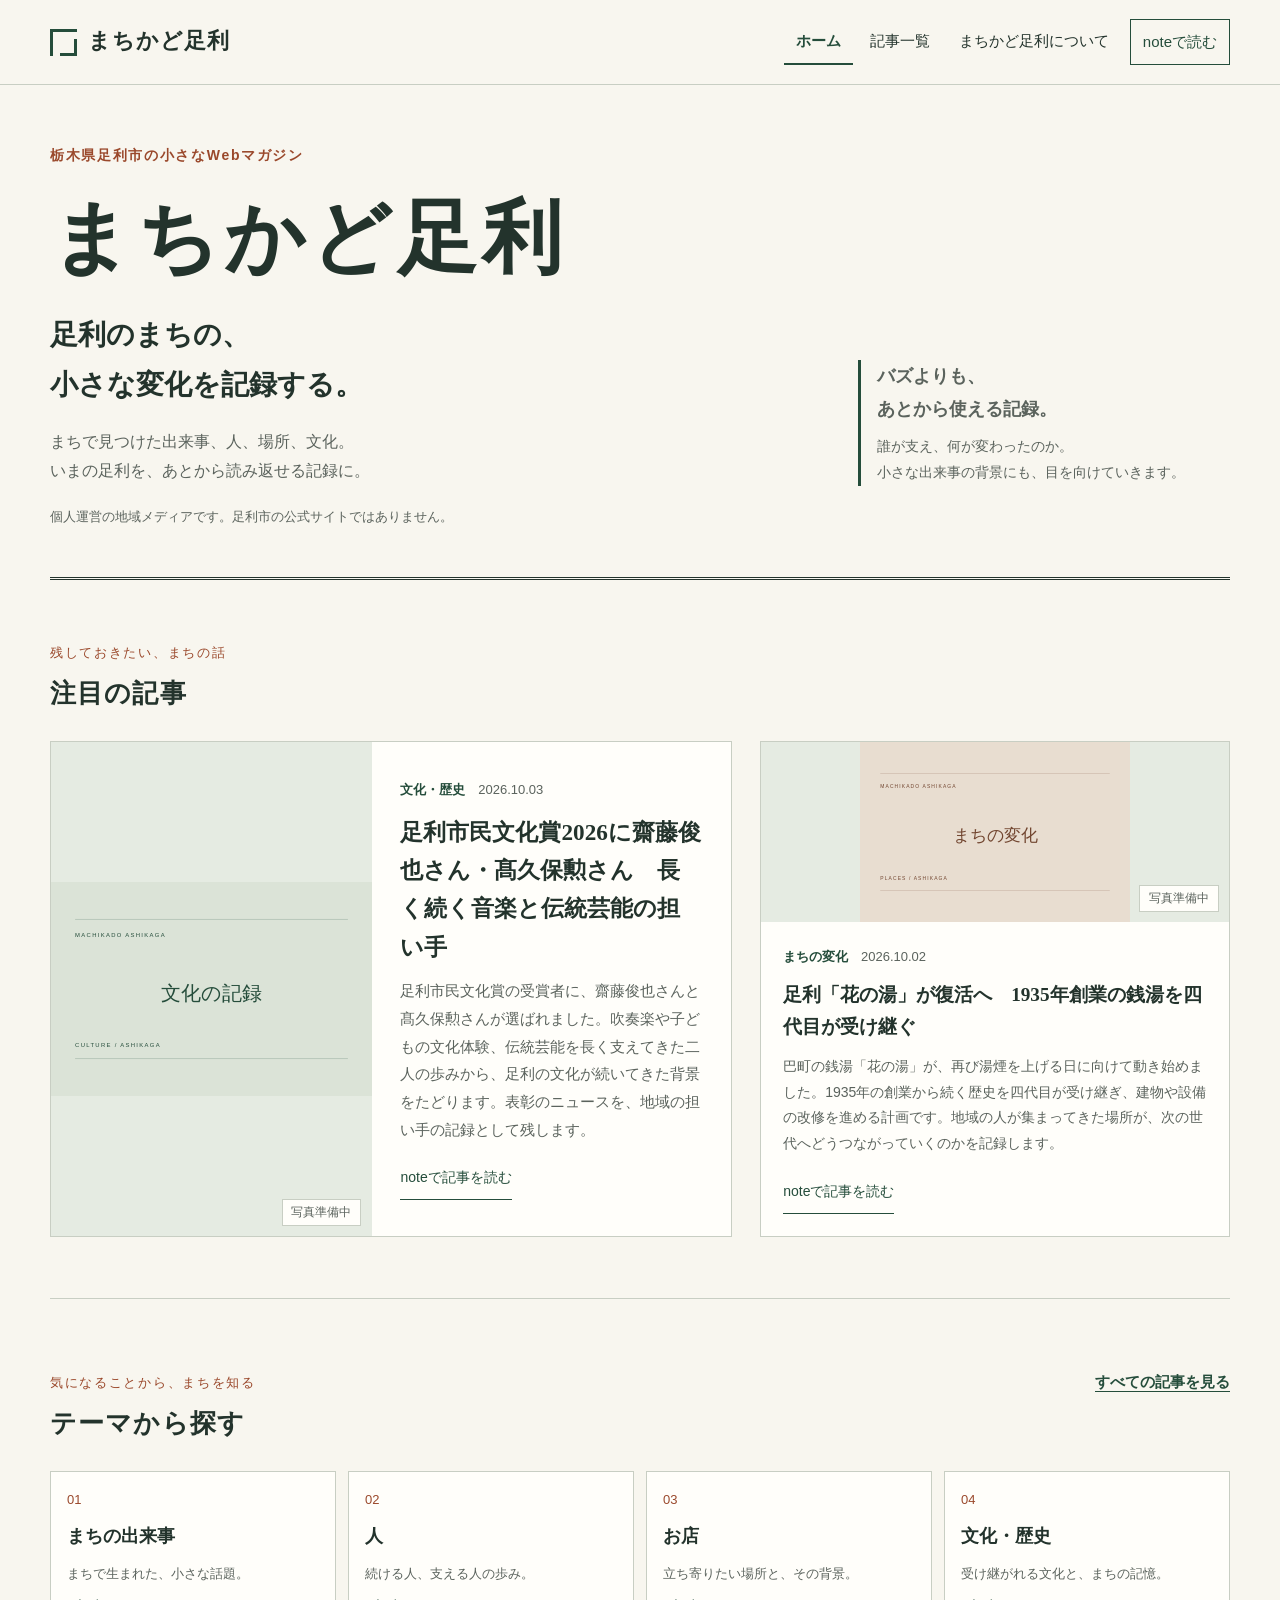
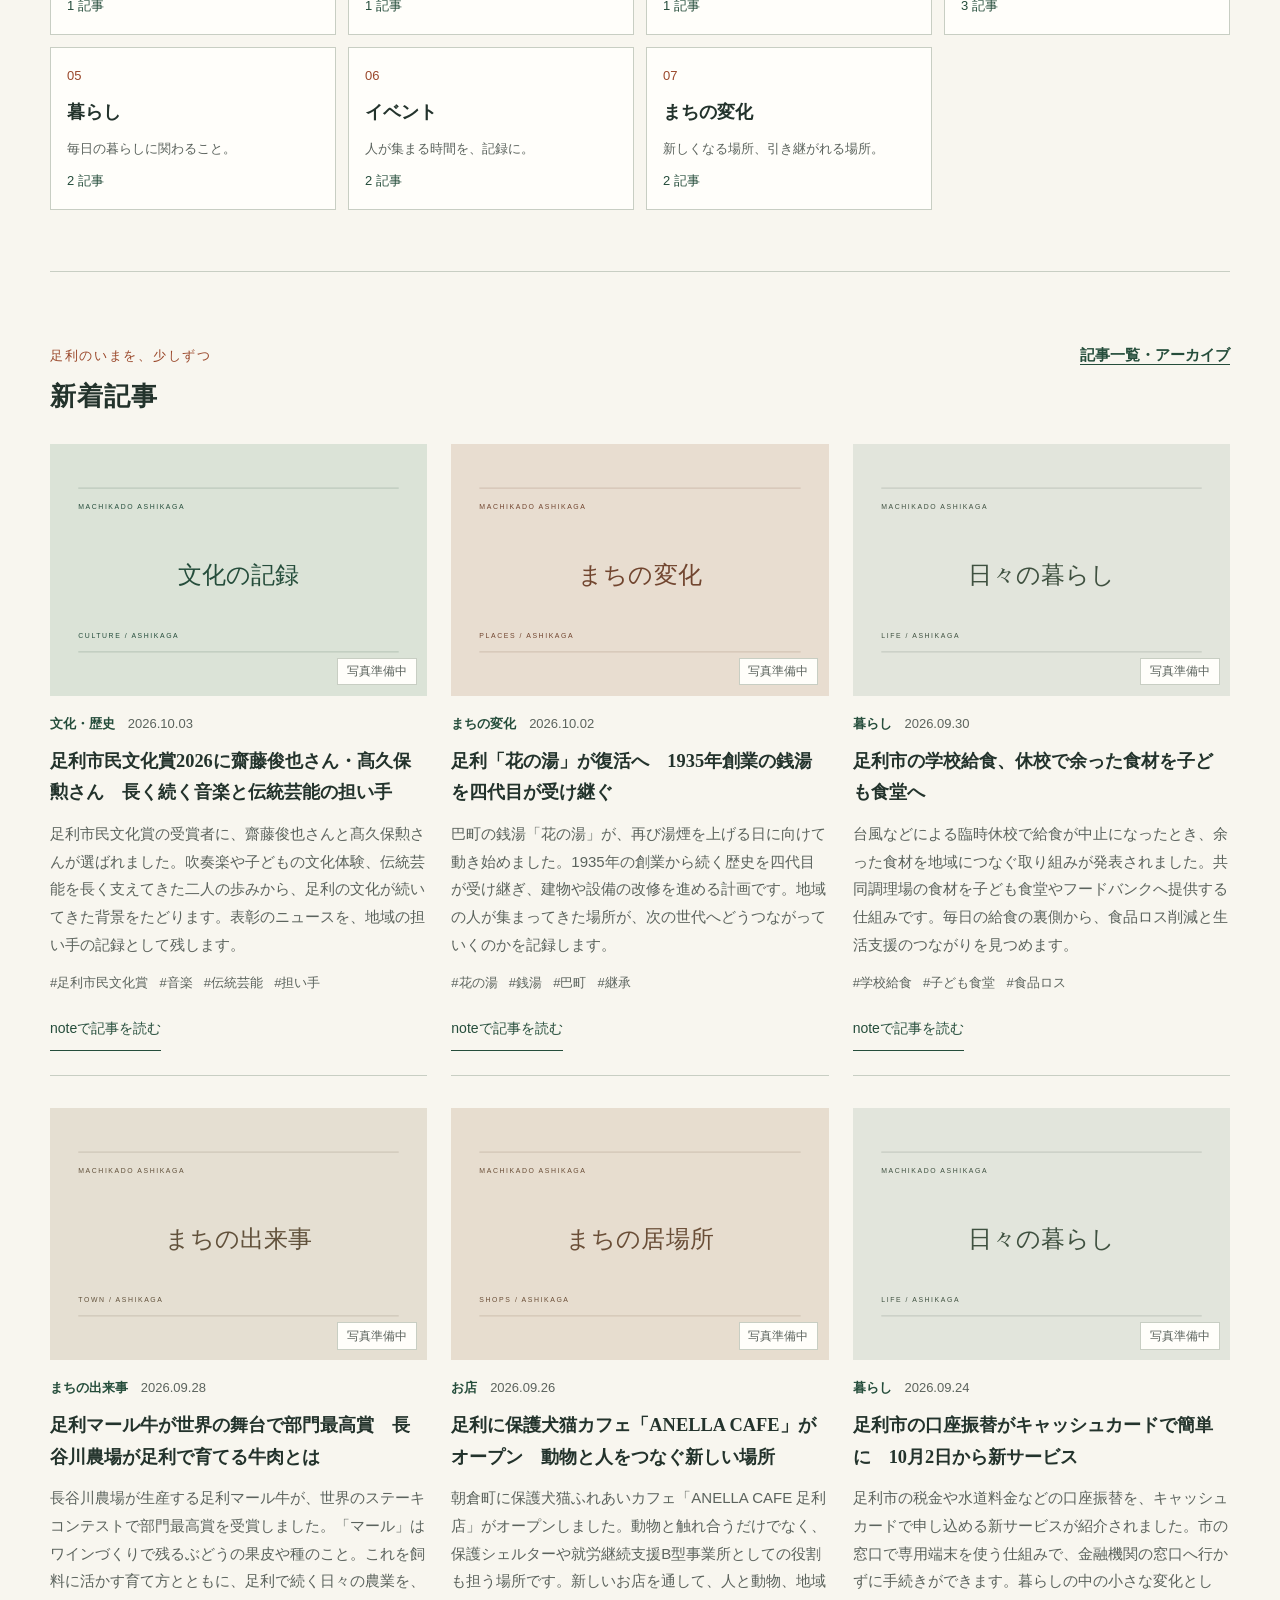
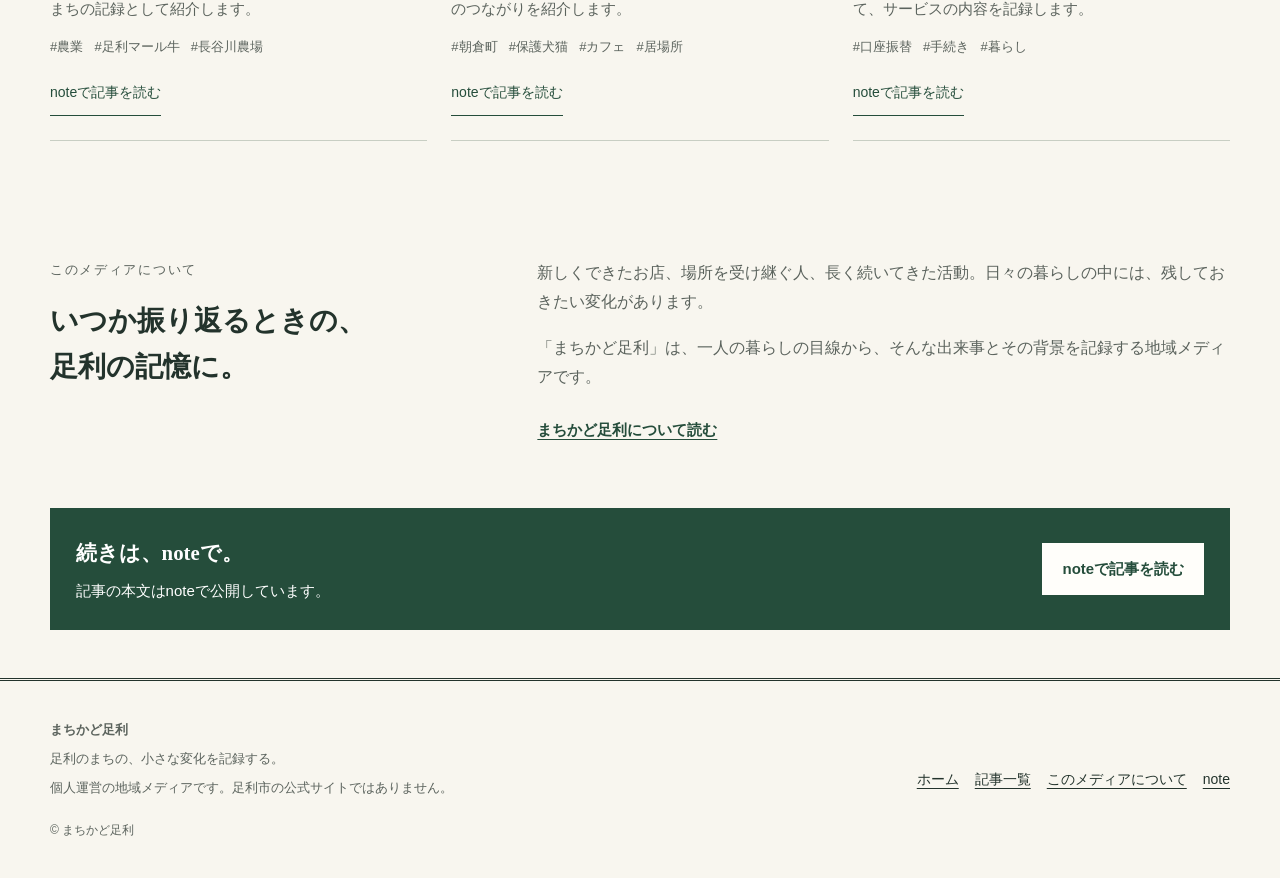
<file: index.html>
<!doctype html>
<html lang="ja">
<head>
<meta charset="utf-8">
<meta name="viewport" content="width=device-width, initial-scale=1">
<!-- SEO:START -->
<title>まちかど足利｜足利の小さな変化を記録する地域メディア</title>
<meta name="description" content="足利の出来事、人、お店、文化、暮らしを紹介する個人運営の地域メディア。「バズよりも、あとから使える記録」を大切に、noteの記事をテーマ別に探せます。足利市の公式媒体ではありません。">
<link rel="canonical" href="https://koki-mino.github.io/machikado-ashikaga/">
<meta property="og:type" content="website">
<meta property="og:site_name" content="まちかど足利">
<meta property="og:locale" content="ja_JP">
<meta property="og:title" content="まちかど足利｜足利の小さな変化を記録する地域メディア">
<meta property="og:description" content="足利の出来事、人、お店、文化、暮らしを紹介する個人運営の地域メディア。「バズよりも、あとから使える記録」を大切に、noteの記事をテーマ別に探せます。足利市の公式媒体ではありません。">
<meta property="og:url" content="https://koki-mino.github.io/machikado-ashikaga/">
<meta name="twitter:card" content="summary">
<meta name="twitter:title" content="まちかど足利｜足利の小さな変化を記録する地域メディア">
<meta name="twitter:description" content="足利の出来事、人、お店、文化、暮らしを紹介する個人運営の地域メディア。「バズよりも、あとから使える記録」を大切に、noteの記事をテーマ別に探せます。足利市の公式媒体ではありません。">
<script type="application/ld+json">{"@context": "https://schema.org", "@type": "WebSite", "name": "まちかど足利", "url": "https://koki-mino.github.io/machikado-ashikaga/", "inLanguage": "ja", "description": "栃木県足利市の小さな変化を記録する、個人運営・非公式の地域メディア。"}</script>
<!-- SEO:END -->
<meta name="theme-color" content="#254d3b">
<link rel="icon" href="assets/icons/favicon.svg" type="image/svg+xml">
<link rel="stylesheet" href="css/style.css">
<script>document.documentElement.classList.add('js');</script>
<script src="data/site-config.js" defer></script>
<script src="data/articles.js" defer></script>
<script src="js/main.js" defer></script>
</head>
<body>
<a class="skip-link" href="#main">本文へ移動</a>
<header class="site-header">
  <div class="container header-inner">
    <a class="brand" href="index.html"><span class="brand-mark" aria-hidden="true"></span><span>まちかど足利</span></a>
    <button class="menu-toggle" type="button" aria-controls="site-navigation" aria-expanded="false">
      <svg viewBox="0 0 20 20" fill="none" aria-hidden="true"><path d="M2 4h16M2 10h16M2 16h16" stroke="currentColor" stroke-width="1.5"/></svg>
      <span class="menu-label">メニュー</span>
    </button>
    <nav class="site-nav" id="site-navigation" aria-label="メインメニュー">
      <a href="index.html" aria-current="page">ホーム</a>
<a href="archive.html">記事一覧</a>
<a href="about.html">まちかど足利について</a>
      <a class="nav-note" data-note-link href="https://note.com/joyous_daisy1459">noteで読む</a>
    </nav>
  </div>
</header>
<main id="main" tabindex="-1">
  <div class="container">
    <section class="hero" aria-labelledby="site-title">
      <div class="hero-inner">
        <div>
          <p class="eyebrow">栃木県足利市の小さなWebマガジン</p>
          <h1 id="site-title">まちかど足利</h1>
          <p class="catchcopy">足利のまちの、<br>小さな変化を記録する。</p>
          <p class="intro">まちで見つけた出来事、人、場所、文化。<br>いまの足利を、あとから読み返せる記録に。</p>
        </div>
        <aside class="hero-note" aria-label="編集方針">
          <p class="policy-title">バズよりも、<br>あとから使える記録。</p>
          <p>誰が支え、何が変わったのか。<br>小さな出来事の背景にも、目を向けていきます。</p>
        </aside>
      </div>
      <p class="disclaimer">個人運営の地域メディアです。足利市の公式サイトではありません。</p>
    </section>
    <section class="section" aria-labelledby="featured-title">
      <div class="section-heading"><div><p class="section-label">残しておきたい、まちの話</p><h2 id="featured-title">注目の記事</h2></div></div>
      <div class="featured-grid" id="featured-articles"></div>
      <p class="noscript-message" id="data-notice" hidden>記事を読み込めませんでした。<a data-note-link href="https://note.com/joyous_daisy1459">noteの記事一覧</a>をご覧ください。</p>
      <noscript><div class="noscript-message">記事一覧の表示と検索にはJavaScriptが必要です。<a href="https://note.com/joyous_daisy1459">noteで全記事を読む</a>こともできます。
<ul><li><a href="https://note.com/joyous_daisy1459/n/n28fa4ed22e21">足利市民文化賞2026と文化の担い手</a></li>
<li><a href="https://note.com/joyous_daisy1459/n/naab38d5b6aec">足利「花の湯」が復活へ</a></li>
<li><a href="https://note.com/joyous_daisy1459/n/nc1661222d1b8">学校給食の食材を子ども食堂へ</a></li></ul></div></noscript>
    </section>
    <section class="section theme-section" aria-labelledby="theme-title">
      <div class="section-heading"><div><p class="section-label">気になることから、まちを知る</p><h2 id="theme-title">テーマから探す</h2></div><a class="text-link" href="archive.html">すべての記事を見る</a></div>
      <div class="themes" id="theme-list"></div>
    </section>
    <section class="section" aria-labelledby="latest-title">
      <div class="section-heading"><div><p class="section-label">足利のいまを、少しずつ</p><h2 id="latest-title">新着記事</h2></div><a class="text-link" href="archive.html">記事一覧・アーカイブ</a></div>
      <div class="articles-grid" id="latest-articles"></div>
    </section>
    <section class="about-strip" aria-labelledby="about-title">
      <div><p class="section-label">このメディアについて</p><h2 id="about-title">いつか振り返るときの、<br>足利の記憶に。</h2></div>
      <div><p>新しくできたお店、場所を受け継ぐ人、長く続いてきた活動。日々の暮らしの中には、残しておきたい変化があります。</p><p>「まちかど足利」は、一人の暮らしの目線から、そんな出来事とその背景を記録する地域メディアです。</p><a class="text-link" href="about.html">まちかど足利について読む</a></div>
    </section>
    <section class="note-panel" aria-labelledby="note-title"><div><h2 id="note-title">続きは、noteで。</h2><p>記事の本文はnoteで公開しています。</p></div><a class="button button-light" data-note-link href="https://note.com/joyous_daisy1459">noteで記事を読む</a></section>
  </div>
</main>
<footer class="site-footer">
  <div class="container footer-inner">
    <div>
      <p class="footer-title">まちかど足利</p>
      <p>足利のまちの、小さな変化を記録する。</p>
      <p>個人運営の地域メディアです。足利市の公式サイトではありません。</p>
      <p class="copyright">© まちかど足利</p>
    </div>
    <nav class="footer-links" aria-label="フッターメニュー">
      <a href="index.html">ホーム</a><a href="archive.html">記事一覧</a>
      <a href="about.html">このメディアについて</a>
      <a data-note-link href="https://note.com/joyous_daisy1459">note</a>
    </nav>
  </div>
</footer>
</body>
</html>
</file>
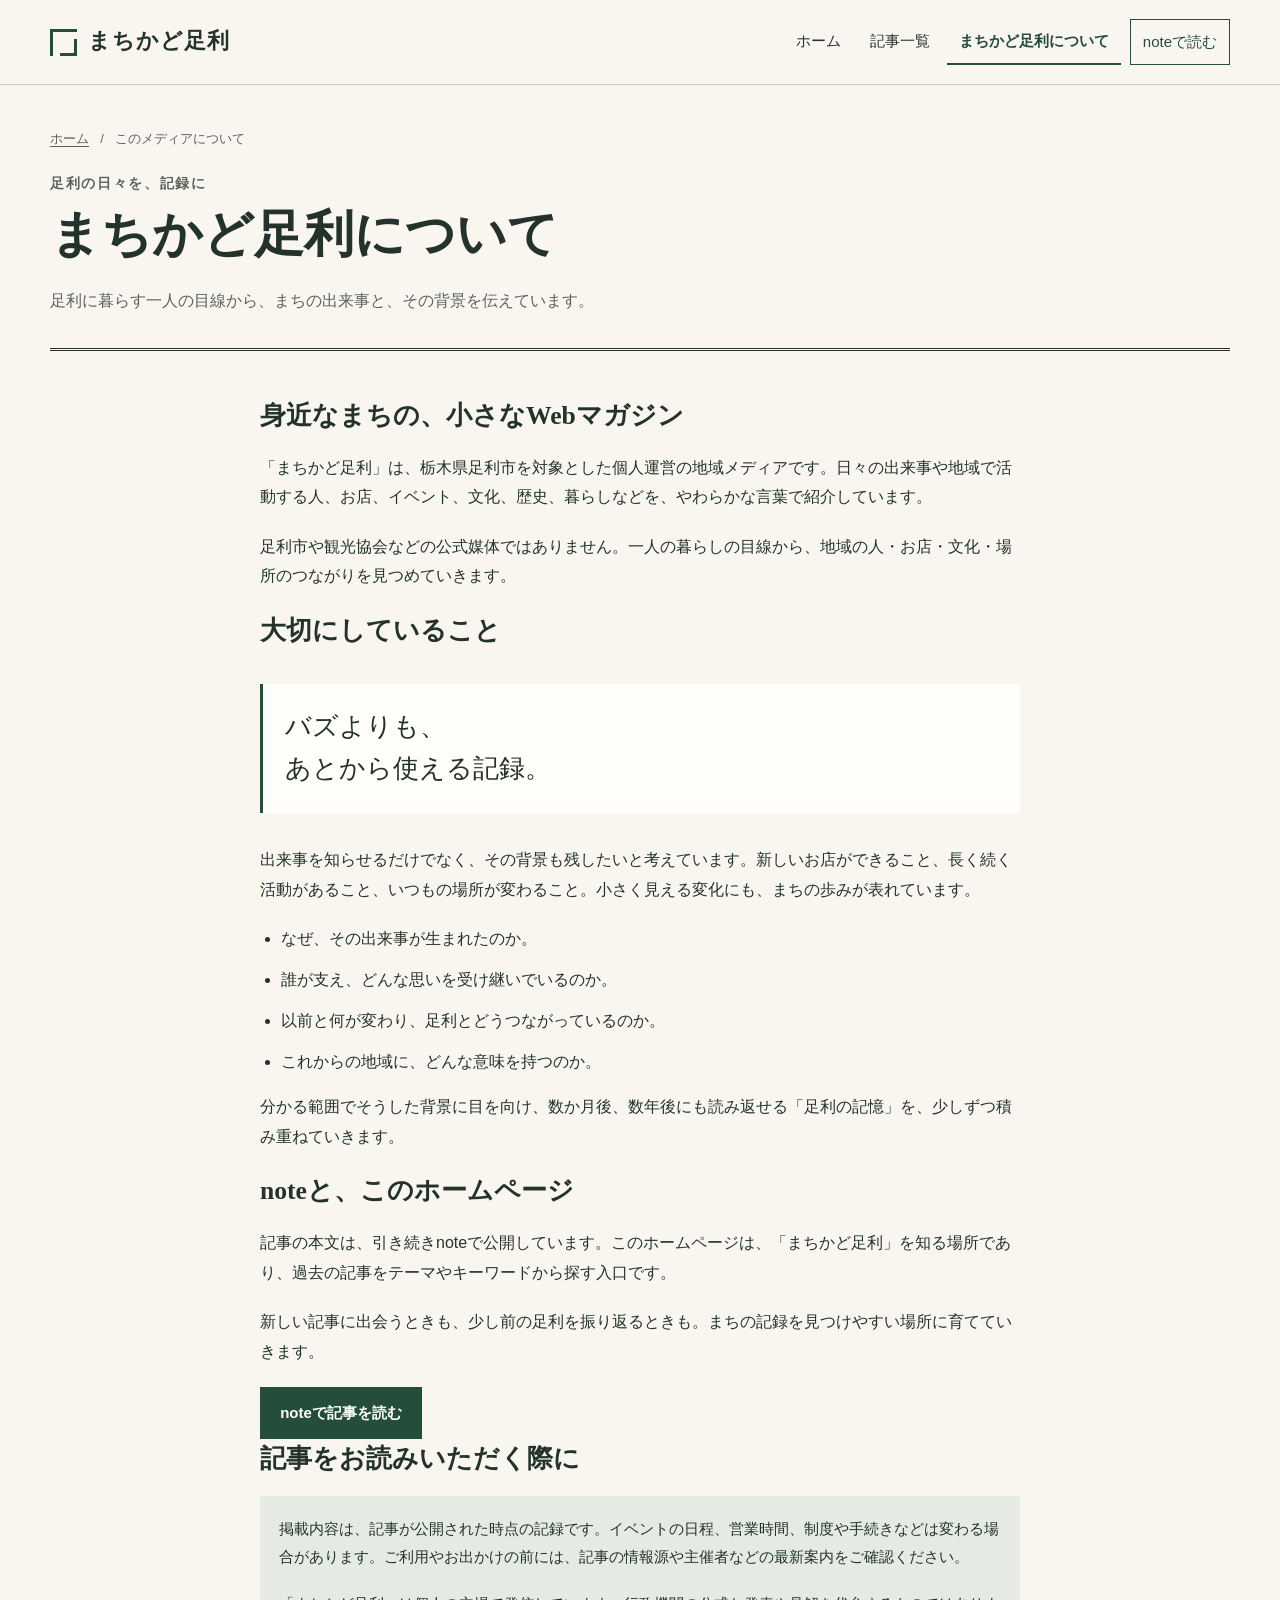
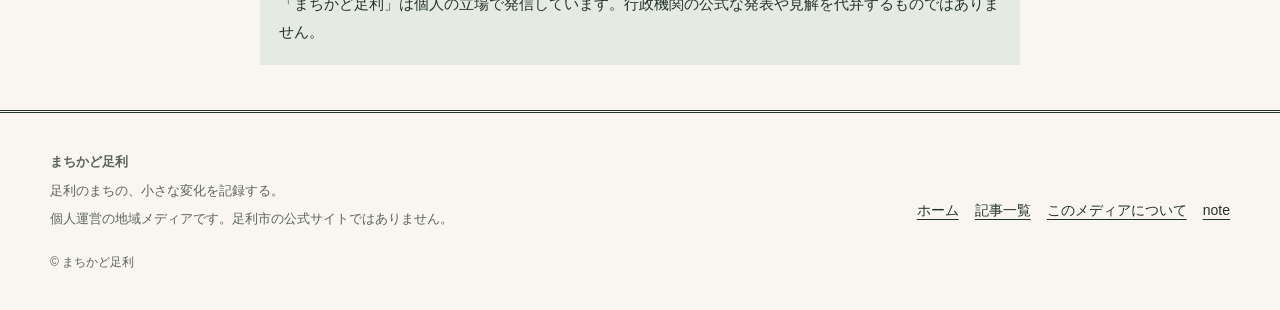
<file: about.html>
<!doctype html>
<html lang="ja">
<head>
<meta charset="utf-8">
<meta name="viewport" content="width=device-width, initial-scale=1">
<!-- SEO:START -->
<title>まちかど足利について｜個人運営の地域メディア</title>
<meta name="description" content="まちかど足利は、栃木県足利市の日常や小さな変化を記録する個人運営の地域メディアです。「バズよりも、あとから使える記録」を大切にしています。足利市の公式媒体ではありません。">
<link rel="canonical" href="https://koki-mino.github.io/machikado-ashikaga/about.html">
<meta property="og:type" content="website">
<meta property="og:site_name" content="まちかど足利">
<meta property="og:locale" content="ja_JP">
<meta property="og:title" content="まちかど足利について｜個人運営の地域メディア">
<meta property="og:description" content="まちかど足利は、栃木県足利市の日常や小さな変化を記録する個人運営の地域メディアです。「バズよりも、あとから使える記録」を大切にしています。足利市の公式媒体ではありません。">
<meta property="og:url" content="https://koki-mino.github.io/machikado-ashikaga/about.html">
<meta name="twitter:card" content="summary">
<meta name="twitter:title" content="まちかど足利について｜個人運営の地域メディア">
<meta name="twitter:description" content="まちかど足利は、栃木県足利市の日常や小さな変化を記録する個人運営の地域メディアです。「バズよりも、あとから使える記録」を大切にしています。足利市の公式媒体ではありません。">
<!-- SEO:END -->
<meta name="theme-color" content="#254d3b">
<link rel="icon" href="assets/icons/favicon.svg" type="image/svg+xml">
<link rel="stylesheet" href="css/style.css">
<script>document.documentElement.classList.add('js');</script>
<script src="data/site-config.js" defer></script>
<script src="data/articles.js" defer></script>
<script src="js/main.js" defer></script>
</head>
<body>
<a class="skip-link" href="#main">本文へ移動</a>
<header class="site-header">
  <div class="container header-inner">
    <a class="brand" href="index.html"><span class="brand-mark" aria-hidden="true"></span><span>まちかど足利</span></a>
    <button class="menu-toggle" type="button" aria-controls="site-navigation" aria-expanded="false">
      <svg viewBox="0 0 20 20" fill="none" aria-hidden="true"><path d="M2 4h16M2 10h16M2 16h16" stroke="currentColor" stroke-width="1.5"/></svg>
      <span class="menu-label">メニュー</span>
    </button>
    <nav class="site-nav" id="site-navigation" aria-label="メインメニュー">
      <a href="index.html">ホーム</a>
<a href="archive.html">記事一覧</a>
<a href="about.html" aria-current="page">まちかど足利について</a>
      <a class="nav-note" data-note-link href="https://note.com/joyous_daisy1459">noteで読む</a>
    </nav>
  </div>
</header>
<main id="main" tabindex="-1"><div class="container">
  <header class="page-heading">
    <nav class="breadcrumb" aria-label="パンくずリスト"><a href="index.html">ホーム</a><span aria-hidden="true">/</span><span aria-current="page">このメディアについて</span></nav>
    <p class="eyebrow">足利の日々を、記録に</p><h1>まちかど足利について</h1>
    <p>足利に暮らす一人の目線から、まちの出来事と、その背景を伝えています。</p>
  </header>
  <div class="prose">
    <section aria-labelledby="about-intro"><h2 id="about-intro">身近なまちの、小さなWebマガジン</h2><p>「まちかど足利」は、栃木県足利市を対象とした個人運営の地域メディアです。日々の出来事や地域で活動する人、お店、イベント、文化、歴史、暮らしなどを、やわらかな言葉で紹介しています。</p><p>足利市や観光協会などの公式媒体ではありません。一人の暮らしの目線から、地域の人・お店・文化・場所のつながりを見つめていきます。</p></section>
    <section aria-labelledby="policy"><h2 id="policy">大切にしていること</h2><div class="policy-block"><p>バズよりも、<br>あとから使える記録。</p></div><p>出来事を知らせるだけでなく、その背景も残したいと考えています。新しいお店ができること、長く続く活動があること、いつもの場所が変わること。小さく見える変化にも、まちの歩みが表れています。</p><ul class="editorial-points"><li>なぜ、その出来事が生まれたのか。</li><li>誰が支え、どんな思いを受け継いでいるのか。</li><li>以前と何が変わり、足利とどうつながっているのか。</li><li>これからの地域に、どんな意味を持つのか。</li></ul><p>分かる範囲でそうした背景に目を向け、数か月後、数年後にも読み返せる「足利の記憶」を、少しずつ積み重ねていきます。</p></section>
    <section aria-labelledby="note-role"><h2 id="note-role">noteと、このホームページ</h2><p>記事の本文は、引き続きnoteで公開しています。このホームページは、「まちかど足利」を知る場所であり、過去の記事をテーマやキーワードから探す入口です。</p><p>新しい記事に出会うときも、少し前の足利を振り返るときも。まちの記録を見つけやすい場所に育てていきます。</p><a class="button" data-note-link href="https://note.com/joyous_daisy1459">noteで記事を読む</a></section>
    <section aria-labelledby="reading-note"><h2 id="reading-note">記事をお読みいただく際に</h2><div class="source-note"><p>掲載内容は、記事が公開された時点の記録です。イベントの日程、営業時間、制度や手続きなどは変わる場合があります。ご利用やお出かけの前には、記事の情報源や主催者などの最新案内をご確認ください。</p><p style="margin-bottom:0">「まちかど足利」は個人の立場で発信しています。行政機関の公式な発表や見解を代弁するものではありません。</p></div></section>
  </div>
</div></main>
<footer class="site-footer">
  <div class="container footer-inner">
    <div>
      <p class="footer-title">まちかど足利</p>
      <p>足利のまちの、小さな変化を記録する。</p>
      <p>個人運営の地域メディアです。足利市の公式サイトではありません。</p>
      <p class="copyright">© まちかど足利</p>
    </div>
    <nav class="footer-links" aria-label="フッターメニュー">
      <a href="index.html">ホーム</a><a href="archive.html">記事一覧</a>
      <a href="about.html">このメディアについて</a>
      <a data-note-link href="https://note.com/joyous_daisy1459">note</a>
    </nav>
  </div>
</footer>
</body>
</html>
</file>
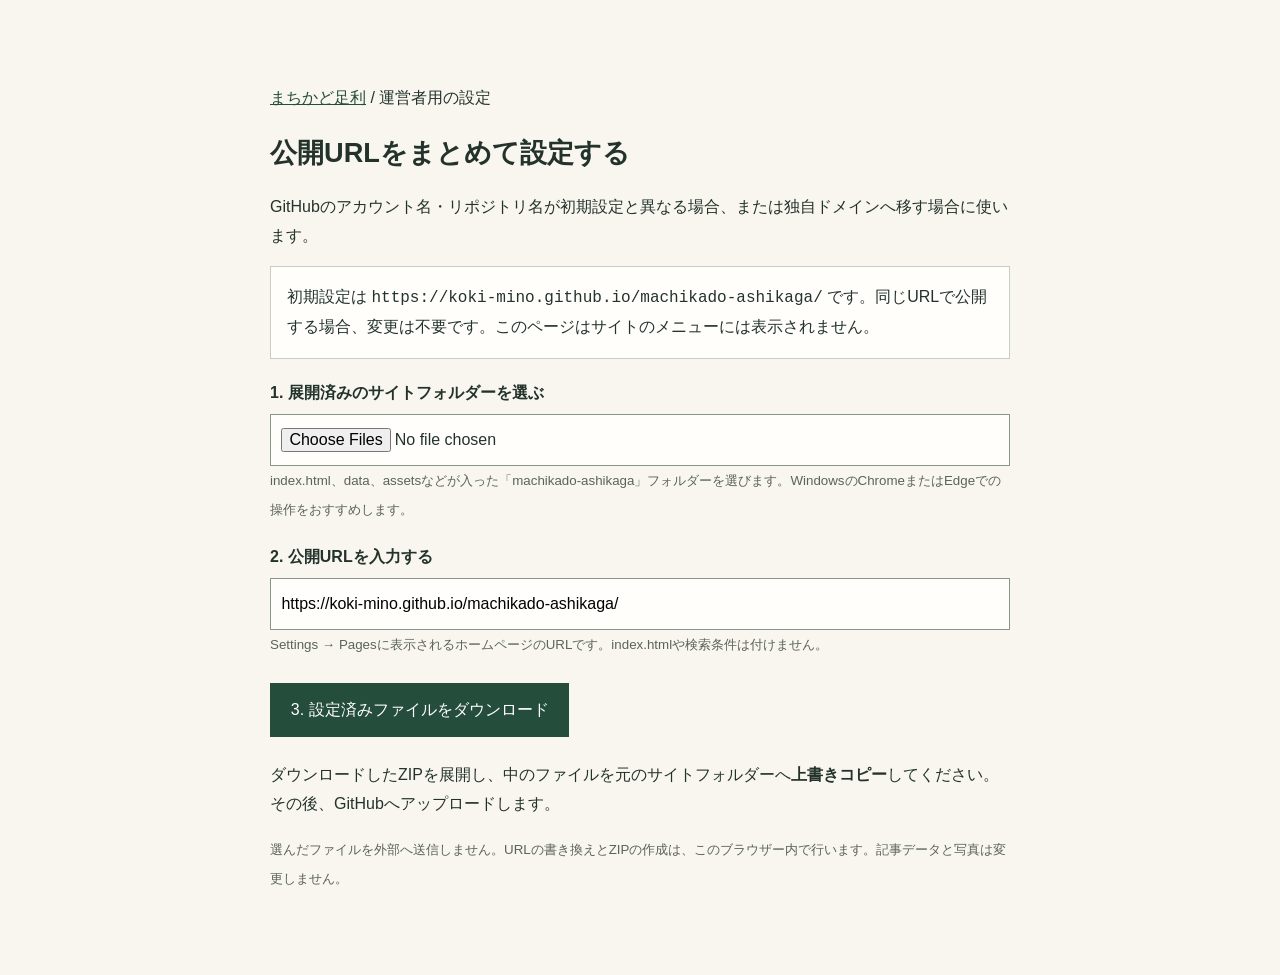
<file: publish-url.html>
<!doctype html>
<html lang="ja"><head><meta charset="utf-8"><meta name="viewport" content="width=device-width,initial-scale=1"><meta name="robots" content="noindex,nofollow"><title>公開URLの設定｜まちかど足利</title>
<style>*{box-sizing:border-box}body{background:#f8f6ef;color:#23332c;font:16px/1.8 -apple-system,BlinkMacSystemFont,"Yu Gothic",Meiryo,sans-serif;margin:0;overflow-wrap:anywhere}main{max-width:780px;margin:3rem auto;padding:1.25rem}h1{font-size:1.7rem;line-height:1.6}label{display:block;font-weight:700;margin:1.25rem 0 .4rem}input{width:100%;min-height:48px;font:inherit;padding:.65rem;background:#fffefa;border:1px solid #89978b}button{font:inherit;background:#254d3b;color:white;border:0;padding:.8rem 1.3rem;min-height:48px;margin-top:1.5rem;cursor:pointer}button:disabled{opacity:.6;cursor:wait}a{color:#254d3b}a:focus-visible,input:focus-visible,button:focus-visible{outline:3px solid #9a482b;outline-offset:4px}.notice{background:#fffefa;border:1px solid #c8cec3;padding:1rem}small{color:#5b635d}code{overflow-wrap:anywhere}#status{margin-top:1.5rem;font-weight:700}.success{color:#254d3b}.error{color:#9a482b}</style>
</head><body><main>
<p><a href="../index.html">まちかど足利</a> / 運営者用の設定</p>
<h1>公開URLをまとめて設定する</h1>
<p>GitHubのアカウント名・リポジトリ名が初期設定と異なる場合、または独自ドメインへ移す場合に使います。</p>
<div class="notice">初期設定は <code>https://koki-mino.github.io/machikado-ashikaga/</code> です。同じURLで公開する場合、変更は不要です。このページはサイトのメニューには表示されません。</div>
<form id="settings-form">
<label for="folder">1. 展開済みのサイトフォルダーを選ぶ</label>
<input type="file" id="folder" webkitdirectory multiple required>
<small>index.html、data、assetsなどが入った「machikado-ashikaga」フォルダーを選びます。WindowsのChromeまたはEdgeでの操作をおすすめします。</small>
<label for="site-url">2. 公開URLを入力する</label>
<input type="url" id="site-url" placeholder="https://あなたのアカウント名.github.io/machikado-ashikaga/" value="https://koki-mino.github.io/machikado-ashikaga/" required autocomplete="off">
<small>Settings → Pagesに表示されるホームページのURLです。index.htmlや検索条件は付けません。</small>
<button type="submit" id="save">3. 設定済みファイルをダウンロード</button>
</form>
<p id="status" role="status" aria-live="polite"></p>
<p>ダウンロードしたZIPを展開し、中のファイルを元のサイトフォルダーへ<strong>上書きコピー</strong>してください。その後、GitHubへアップロードします。</p>
<p><small>選んだファイルを外部へ送信しません。URLの書き換えとZIPの作成は、このブラウザー内で行います。記事データと写真は変更しません。</small></p>
<script>
(() => {
  'use strict';
  const form = document.getElementById('settings-form');
  const status = document.getElementById('status');
  const button = document.getElementById('save');
  const encoder = new TextEncoder();
  const table = Array.from({length:256}, (_, n) => {
    for (let k = 0; k < 8; k++) n = (n & 1) ? 0xedb88320 ^ (n >>> 1) : n >>> 1;
    return n >>> 0;
  });
  function crc32(bytes) {
    let value = 0xffffffff;
    for (const byte of bytes) value = table[(value ^ byte) & 255] ^ (value >>> 8);
    return (value ^ 0xffffffff) >>> 0;
  }
  // 外部ZIPライブラリ不要の、非圧縮ZIPを生成します。
  function makeZip(files) {
    const body = [], central = [];
    let offset = 0, centralSize = 0;
    for (const [name, text] of files) {
      const filename = encoder.encode(name), data = encoder.encode(text), crc = crc32(data);
      const local = new Uint8Array(30 + filename.length), view = new DataView(local.buffer);
      view.setUint32(0, 0x04034b50, true); view.setUint16(4, 20, true);
      view.setUint16(12, 0x0021, true);
      view.setUint32(14, crc, true); view.setUint32(18, data.length, true); view.setUint32(22, data.length, true);
      view.setUint16(26, filename.length, true); local.set(filename, 30);
      body.push(local, data);
      const header = new Uint8Array(46 + filename.length), c = new DataView(header.buffer);
      c.setUint32(0, 0x02014b50, true); c.setUint16(4, 20, true); c.setUint16(6, 20, true);
      c.setUint16(14, 0x0021, true);
      c.setUint32(16, crc, true); c.setUint32(20, data.length, true); c.setUint32(24, data.length, true);
      c.setUint16(28, filename.length, true); c.setUint32(42, offset, true); header.set(filename, 46);
      central.push(header); centralSize += header.length; offset += local.length + data.length;
    }
    const end = new Uint8Array(22), e = new DataView(end.buffer);
    e.setUint32(0, 0x06054b50, true); e.setUint16(8, files.length, true); e.setUint16(10, files.length, true);
    e.setUint32(12, centralSize, true); e.setUint32(16, offset, true);
    return new Blob([...body, ...central, end], {type:'application/zip'});
  }
  form.addEventListener('submit', async event => {
    event.preventDefault(); button.disabled = true; status.className = ''; status.textContent = '設定ファイルを作成しています。';
    try {
      const url = new URL(document.getElementById('site-url').value.trim());
      if (url.protocol !== 'https:' || url.username || url.password || url.search || url.hash || /\.[a-z\d]+$/i.test(url.pathname)) throw new Error('https://で始まる、ホームページのURLを入力してください。末尾にindex.htmlや検索条件は付けません。');
      if (!url.pathname.endsWith('/')) url.pathname += '/';
      const base = url.href;
      const selected = Array.from(document.getElementById('folder').files);
      const candidates = selected.filter(file => /\/index\.html$/.test(file.webkitRelativePath));
      candidates.sort((a, b) => a.webkitRelativePath.length - b.webkitRelativePath.length);
      if (!candidates.length) throw new Error('index.htmlが入ったサイトフォルダーを選んでください。');
      const prefix = candidates[0].webkitRelativePath.slice(0, -'index.html'.length);
      const map = new Map(selected.map(file => [file.webkitRelativePath.slice(prefix.length), file]));
      const paths = ['index.html', 'archive.html', 'about.html', '404.html', 'data/site-config.js'];
      for (const path of paths) if (!map.has(path)) throw new Error(path + 'が見つかりません。完成コードのフォルダー全体を選んでください。');
      const config = await map.get('data/site-config.js').text();
      const match = config.match(/siteUrl\s*:\s*"([^"]+)"/);
      if (!match) throw new Error('site-config.jsの公開URLを確認できませんでした。READMEをご確認ください。');
      const old = match[1];
      const files = [];
      for (const path of paths) files.push([path, (await map.get(path).text()).split(old).join(base)]);
      const escapeXML = text => text.replaceAll('&','&amp;').replaceAll('<','&lt;').replaceAll('>','&gt;');
      files.push(['sitemap.xml','<?xml version="1.0" encoding="UTF-8"?>\n<urlset xmlns="http://www.sitemaps.org/schemas/sitemap/0.9">\n' + ['', 'archive.html', 'about.html'].map(path => '  <url><loc>'+escapeXML(base+path)+'</loc></url>\n').join('') + '</urlset>\n']);
      files.push(['robots.txt','User-agent: *\nAllow: /\n\nSitemap: '+base+'sitemap.xml\n']);
      const blobURL = URL.createObjectURL(makeZip(files));
      const download = document.createElement('a'); download.href = blobURL; download.download = 'machikado-ashikaga-url-settings.zip'; download.click();
      setTimeout(() => URL.revokeObjectURL(blobURL), 10000);
      status.className = 'success'; status.textContent = '7ファイルを作成しました。ZIPを展開して、元のフォルダーへ上書きしてください。公開URL：' + base;
    } catch (error) { status.className = 'error'; status.textContent = error.message; }
    finally { button.disabled = false; }
  });
})();
</script></main></body></html>
</file>
<file: css/style.css>
:root {
  --paper: #f8f6ef;
  --surface: #fffefa;
  --ink: #23332c;
  --muted: #5b635d;
  --accent: #254d3b;
  --accent-soft: #e5ebe2;
  --rust: #9a482b;
  --line: #c8cec3;
  --serif: "Yu Mincho", "Hiragino Mincho ProN", "Noto Serif CJK JP", "Noto Serif JP", "MS PMincho", serif;
  --sans: -apple-system, BlinkMacSystemFont, "Hiragino Kaku Gothic ProN", "Yu Gothic", Meiryo, "Noto Sans CJK JP", sans-serif;
  --width: 1180px;
}
*, *::before, *::after { box-sizing: border-box; }
html { scroll-behavior: smooth; scroll-padding-top: 2rem; }
body { margin: 0; background: var(--paper); color: var(--ink); font-family: var(--sans); font-size: 1rem; line-height: 1.85; overflow-wrap: anywhere; }
a { color: inherit; text-underline-offset: .25em; }
button, input, select { font: inherit; color: inherit; }
button, select { cursor: pointer; }
img { display: block; max-width: 100%; height: auto; }
svg { display: block; }
button, a, input, select { -webkit-tap-highlight-color: transparent; }
:focus-visible { outline: 3px solid var(--rust); outline-offset: 4px; }
[hidden] { display: none !important; }
.container { width: min(var(--width), calc(100% - 2.25rem)); margin-inline: auto; }
.sr-only { position: absolute; width: 1px; height: 1px; padding: 0; margin: -1px; overflow: hidden; clip: rect(0,0,0,0); white-space: nowrap; border: 0; }
.skip-link { position: fixed; left: 1rem; top: -6rem; z-index: 99; background: var(--accent); color: white; padding: .75rem 1rem; }
.skip-link:focus { top: 1rem; }
.site-header { border-bottom: 1px solid var(--line); background: var(--paper); }
.header-inner { display: flex; flex-wrap: wrap; justify-content: space-between; align-items: center; min-height: 84px; gap: 1rem; padding-block: 1rem; }
.brand { display: inline-flex; align-items: center; gap: .7rem; text-decoration: none; min-height: 44px; font-family: var(--serif); font-weight: 700; font-size: 1.35rem; letter-spacing: .045em; }
.brand-mark { width: 27px; height: 27px; flex-shrink: 0; border-left: 3px solid var(--accent); border-top: 3px solid var(--accent); position: relative; }
.brand-mark::after { content: ""; position: absolute; bottom: 0; right: 0; width: 17px; height: 17px; border-right: 3px solid var(--accent); border-bottom: 3px solid var(--accent); }
.menu-toggle { display: none; border: 1px solid var(--line); background: var(--surface); min-height: 44px; padding: .4rem .75rem; align-items: center; gap: .5rem; font-size: .875rem; }
.menu-toggle svg { width: 18px; height: 18px; }
html.js .menu-toggle { display: inline-flex; }
.site-nav { flex-basis: 100%; display: flex; flex-wrap: wrap; gap: .3rem; }
.site-nav a { padding: .5rem .75rem; min-height: 44px; text-decoration: none; font-size: .9375rem; }
.site-nav a:hover { text-decoration: underline; }
.site-nav a[aria-current="page"] { color: var(--accent); box-shadow: inset 0 -2px var(--accent); font-weight: 700; }
.site-nav .nav-note { border: 1px solid var(--accent); margin-left: .25rem; color: var(--accent); }
.eyebrow { margin: 0 0 1rem; color: var(--rust); font-size: .875rem; font-weight: 700; letter-spacing: .12em; }
.hero { padding-block: 2.7rem 2.4rem; border-bottom: 3px double var(--ink); }
.hero-inner { display: grid; gap: 1.6rem; }
.hero h1 { font-family: var(--serif); font-size: clamp(2.4rem, 6.6vw, 5rem); font-weight: 700; letter-spacing: .06em; line-height: 1.35; margin: 0 0 1.1rem; }
.hero .catchcopy { font-family: var(--serif); font-size: clamp(1.2rem, 2.4vw, 1.75rem); font-weight: 600; line-height: 1.8; margin: 0 0 1rem; }
.hero .intro { color: var(--muted); max-width: 38rem; margin: 0; }
.hero-note { border-left: 3px solid var(--accent); padding-left: 1rem; align-self: end; }
.hero-note .policy-title { font-family: var(--serif); font-weight: 700; font-size: 1.125rem; margin: 0 0 .5rem; }
.hero-note p { margin: 0; font-size: .875rem; color: var(--muted); }
.disclaimer { font-size: .8125rem; color: var(--muted); margin: 1.2rem 0 0; }
.section { padding-block: 3rem; }
.section-heading { display: flex; flex-wrap: wrap; align-items: baseline; justify-content: space-between; gap: .7rem 1rem; margin-bottom: 1.5rem; }
.section-heading h2 { font-family: var(--serif); font-size: 1.6rem; margin: 0; letter-spacing: .045em; }
.section-label { margin: 0 0 .3rem; font-size: .8125rem; color: var(--rust); letter-spacing: .13em; }
.text-link { display: inline-flex; align-items: center; min-height: 44px; font-size: .9375rem; color: var(--accent); font-weight: 600; }
.featured-grid { display: grid; gap: 1.5rem; }
.feature-card { min-width: 0; border: 1px solid var(--line); background: var(--surface); }
.card-link { display: block; height: 100%; text-decoration: none; }
.card-link:hover h3 { text-decoration: underline; text-decoration-thickness: 1px; text-underline-offset: .2em; }
.card-link:hover .image-frame { filter: brightness(.98); }
.image-frame { position: relative; min-width: 0; background: var(--accent-soft); overflow: hidden; aspect-ratio: 3/2; }
.image-frame img { width: 100%; height: 100%; object-fit: cover; }
.image-frame.is-placeholder img { object-fit: contain; }
.image-caption { position: absolute; bottom: .65rem; right: .65rem; background: var(--surface); color: var(--muted); font-size: .75rem; padding: .1rem .55rem; border: 1px solid var(--line); }
.feature-card .image-frame { aspect-ratio: 16/10; }
.feature-body { min-width: 0; padding: 1.4rem; }
.article-meta { display: flex; flex-wrap: wrap; align-items: center; gap: .5rem .8rem; font-size: .8125rem; color: var(--muted); margin-bottom: .65rem; }
.category-badge { color: var(--accent); font-weight: 700; font-size: .8125rem; }
.article-card h3, .feature-card h3 { font-family: var(--serif); font-size: 1.15rem; font-weight: 700; line-height: 1.7; margin: 0 0 .7rem; }
.feature-card h3 { font-size: 1.45rem; line-height: 1.65; }
.feature-card p, .article-card p { margin: 0; color: var(--muted); font-size: .9375rem; line-height: 1.85; }
.read-label { display: inline-flex; align-items: center; min-height: 44px; border-bottom: 1px solid var(--accent); color: var(--accent); font-size: .875rem; margin-top: .8rem; }
.event-note { margin-top: .75rem; font-size: .75rem; color: var(--rust); }
.articles-grid { display: grid; gap: 2rem 1.5rem; }
.article-card { min-width: 0; border-bottom: 1px solid var(--line); padding-bottom: 1.5rem; }
.article-card .article-body { padding-top: 1rem; }
.article-card .tags { display: flex; flex-wrap: wrap; gap: .25rem .7rem; margin-top: .75rem; font-size: .8125rem; color: var(--muted); }
.theme-section { border-block: 1px solid var(--line); }
.themes { display: grid; grid-template-columns: repeat(2, minmax(0,1fr)); gap: .75rem; }
.theme-link { display: flex; flex-direction: column; gap: .5rem; min-height: 116px; text-decoration: none; border: 1px solid var(--line); background: var(--surface); padding: 1rem; }
.theme-link:hover { border-color: var(--accent); background: var(--accent-soft); }
.theme-link .theme-number { color: var(--rust); font-size: .8125rem; font-variant-numeric: tabular-nums; }
.theme-link .theme-name { font-family: var(--serif); font-size: 1.125rem; font-weight: 700; }
.theme-link small { color: var(--muted); font-size: .8125rem; }
.theme-link .theme-count { margin-top: auto; color: var(--accent); font-size: .8125rem; }
.about-strip { display: grid; gap: 1.6rem; padding-block: 3.5rem; }
.about-strip h2 { font-family: var(--serif); font-size: 1.75rem; line-height: 1.65; margin: 0; }
.about-strip p { color: var(--muted); margin: 0 0 1rem; }
.note-panel { display: flex; flex-wrap: wrap; gap: 1.5rem; justify-content: space-between; align-items: center; padding: 1.6rem; background: var(--accent); color: white; margin-bottom: 3rem; }
.note-panel h2 { font-family: var(--serif); font-size: 1.3rem; margin: 0 0 .3rem; }
.note-panel p { margin: 0; font-size: .9375rem; }
.note-panel :focus-visible { outline-color: var(--surface); }
.button { display: inline-flex; justify-content: center; align-items: center; padding: .7rem 1.2rem; border: 1px solid var(--accent); background: var(--accent); color: white; min-height: 48px; font-weight: 600; font-size: .9375rem; text-decoration: none; }
.button:hover { background: #183e2d; }
.button-light { background: var(--surface); border-color: var(--surface); color: var(--accent); }
.button-light:hover { background: var(--accent-soft); }
.button-secondary { background: transparent; color: var(--accent); }
.button-secondary:hover { background: var(--accent-soft); }
.site-footer { border-top: 3px double var(--ink); padding-block: 2rem; }
.footer-inner { display: flex; flex-wrap: wrap; justify-content: space-between; gap: 1.5rem; }
.footer-title { font-family: var(--serif); font-size: 1.35rem; font-weight: 700; margin: 0 0 .5rem; }
.site-footer p { margin: .3rem 0; color: var(--muted); font-size: .8125rem; }
.footer-links { display: flex; flex-wrap: wrap; gap: .2rem 1rem; }
.footer-links a { min-height: 44px; display: inline-flex; align-items: center; font-size: .875rem; }
.copyright { font-size: .75rem !important; margin-top: 1.2rem !important; }
.page-heading { padding-block: 2.6rem 2rem; border-bottom: 3px double var(--ink); }
.breadcrumb { display: flex; flex-wrap: wrap; gap: .7rem; color: var(--muted); font-size: .8125rem; margin-bottom: 1.25rem; }
.breadcrumb a { min-height: 24px; }
.page-heading h1 { font-family: var(--serif); font-size: clamp(2rem, 5vw, 3.1rem); margin: 0 0 .8rem; line-height: 1.55; }
.page-heading p { color: var(--muted); max-width: 42rem; margin: 0; }
.archive-form { background: var(--surface); border: 1px solid var(--line); padding: 1.25rem; margin-block: 2rem; }
.filter-row { display: grid; gap: 1rem; }
.field { display: flex; flex-direction: column; min-width: 0; gap: .4rem; }
.field label { font-size: .875rem; font-weight: 600; }
.field input, .field select { display: block; width: 100%; min-height: 48px; border: 1px solid #89978b; border-radius: 0; background: white; padding: .65rem .75rem; }
.field select { padding-right: 1.75rem; }
.filter-actions { display: flex; flex-wrap: wrap; align-items: center; gap: .75rem; margin-top: 1.25rem; }
.search-hint { color: var(--muted); font-size: .8125rem; margin: .75rem 0 0; }
.archive-summary { display: flex; flex-wrap: wrap; gap: 1rem; justify-content: space-between; align-items: baseline; border-bottom: 1px solid var(--line); padding-bottom: .8rem; margin-bottom: 1.5rem; }
.archive-summary h2 { font-family: var(--serif); font-size: 1.3rem; margin: 0; }
.archive-summary p { color: var(--muted); margin: 0; font-size: .875rem; }
.empty-state { padding: 2rem 1rem; text-align: center; background: var(--surface); border: 1px solid var(--line); }
.empty-state h3 { font-family: var(--serif); margin: 0 0 .8rem; font-size: 1.25rem; }
.empty-state p { color: var(--muted); margin: 0 0 1rem; }
.prose { max-width: 760px; margin: 0 auto; padding-block: 2.8rem; }
.prose h2 { font-family: var(--serif); font-size: 1.6rem; line-height: 1.6; margin: 2.5rem 0 1rem; }
.prose h2:first-child { margin-top: 0; }
.prose p { margin: 0 0 1.25rem; }
.policy-block { border-left: 3px solid var(--accent); background: var(--surface); padding: 1.4rem; margin-block: 2rem; }
.policy-block p { font-family: var(--serif); font-size: 1.6rem; line-height: 1.65; margin: 0; }
.editorial-points { padding-left: 1.3rem; }
.editorial-points li { margin-block: .7rem; }
.source-note { background: var(--accent-soft); padding: 1.2rem; font-size: .9375rem; }
.noscript-message { margin: 1rem 0; padding: 1rem; border: 1px solid var(--line); background: var(--surface); }
@media (min-width: 640px) {
  .articles-grid { grid-template-columns: repeat(2,minmax(0,1fr)); }
  .themes { grid-template-columns: repeat(3,minmax(0,1fr)); }
  .filter-row { grid-template-columns: minmax(0,2fr) minmax(0,1fr); }
  .field-search { grid-column: 1 / -1; }
  .about-strip { grid-template-columns: 1fr 1.5fr; }
}
@media (min-width: 900px) {
  html.js .menu-toggle { display: none; }
  .site-nav { flex-basis: auto; display: flex !important; }
  .header-inner { flex-wrap: nowrap; }
  .hero { padding-block: 3.6rem 3rem; }
  .hero-inner { grid-template-columns: 2fr 1fr; gap: 4rem; }
  .featured-grid { grid-template-columns: minmax(0,1.45fr) minmax(0,1fr); gap: 1.75rem; }
  .feature-card:first-child .card-link { display: grid; grid-template-columns: minmax(0,1fr) minmax(0,1.12fr); }
  .feature-card:first-child .image-frame { aspect-ratio: auto; width: 100%; height: 100%; min-height: 360px; }
  .feature-card:first-child .feature-body { align-self: center; padding: 1.8rem; }
  .feature-card:nth-child(2) .card-link { display: grid; grid-template-rows: 180px 1fr; }
  .feature-card:nth-child(2) .image-frame { aspect-ratio: auto; }
  .feature-card:nth-child(2) h3 { font-size: 1.2rem; }
  .feature-card:nth-child(2) p { font-size: .875rem; }
  .articles-grid { grid-template-columns: repeat(3,minmax(0,1fr)); }
  .themes { grid-template-columns: repeat(4,minmax(0,1fr)); }
  .section { padding-block: 3.8rem; }
  .filter-row { grid-template-columns: 2fr 1fr 1fr; }
  .field-search { grid-column: auto; }
}
@media (prefers-reduced-motion: reduce) {
  html { scroll-behavior: auto; }
  *, *::before, *::after { animation: none !important; transition: none !important; }
}
@media print {
  .menu-toggle, .archive-form, .note-panel { display: none !important; }
  body { background: white; color: black; }
  .article-card, .feature-card { break-inside: avoid; }
}
</file>
